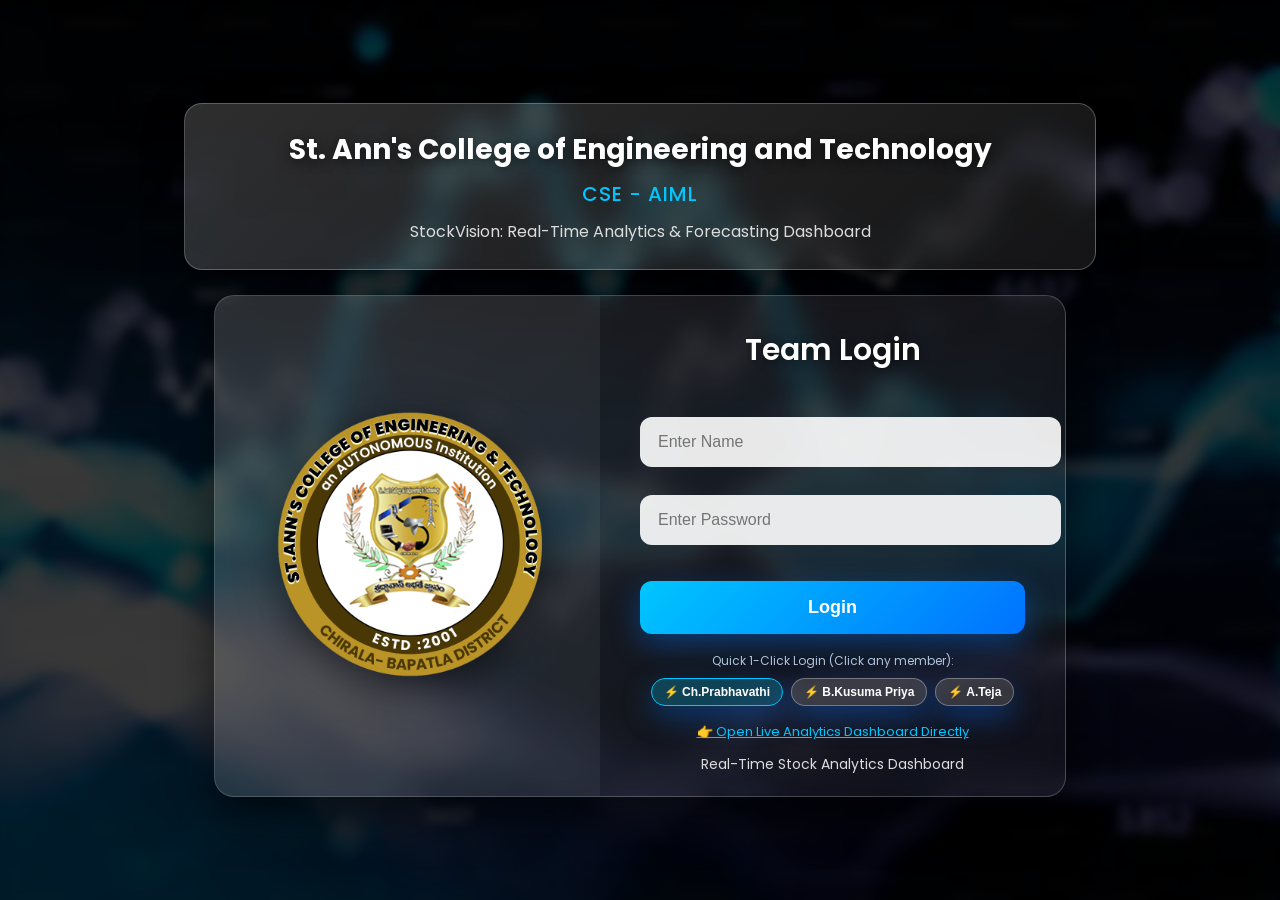
<file: index.html>
<!DOCTYPE html>
<html lang="en">
<head>
    <meta charset="UTF-8">
    <meta name="viewport" content="width=device-width, initial-scale=1.0">
    <title>StockVision - Real-Time Analytics & Forecasting Dashboard</title>
    <link rel="stylesheet" href="login.css">
</head>
<body>

<div class="overlay"></div>

<!-- Top Info Card -->
<div class="info-card">
    <h1>St. Ann's College of Engineering and Technology</h1>
    <h2>CSE - AIML</h2>
    <p>StockVision: Real-Time Analytics & Forecasting Dashboard</p>
</div>

<!-- Login Card -->
<div class="login-container">

    <!-- Left panel: logo -->
    <div class="login-left">
        <img src="logo-final.png" class="logo" alt="College Logo">
    </div>

    <!-- Right panel: login form -->
    <div class="login-right">
        <h2 class="team-login">Team Login</h2>

        <input type="text" id="username" placeholder="Enter Name">
        <input type="password" id="password" placeholder="Enter Password">

        <button onclick="validateUser()">Login</button>

        <!-- Quick 1-Click Auto-Login Chips -->
        <div style="margin-top: 18px; display: flex; flex-direction: column; gap: 8px;">
            <span style="font-size: 12px; color: #b0c4de;">Quick 1-Click Login (Click any member):</span>
            <div style="display: flex; gap: 8px; justify-content: center; flex-wrap: wrap;">
                <button type="button" onclick="quickLogin('Ch.Prabhavathi', '@4211')" style="padding: 6px 12px; font-size: 12px; width: auto; margin: 0; background: rgba(0, 198, 255, 0.25); border: 1px solid #00c6ff; border-radius: 20px; color: #fff; cursor: pointer;">⚡ Ch.Prabhavathi</button>
                <button type="button" onclick="quickLogin('B.Kusuma Priya', '@4203')" style="padding: 6px 12px; font-size: 12px; width: auto; margin: 0; background: rgba(255, 255, 255, 0.15); border: 1px solid rgba(255, 255, 255, 0.3); border-radius: 20px; color: #fff; cursor: pointer;">⚡ B.Kusuma Priya</button>
                <button type="button" onclick="quickLogin('A.Teja', '@2303')" style="padding: 6px 12px; font-size: 12px; width: auto; margin: 0; background: rgba(255, 255, 255, 0.15); border: 1px solid rgba(255, 255, 255, 0.3); border-radius: 20px; color: #fff; cursor: pointer;">⚡ A.Teja</button>
            </div>
            <a href="dashboard.html" style="color: #00c6ff; font-size: 13px; margin-top: 8px; text-decoration: underline;">
                👉 Open Live Analytics Dashboard Directly
            </a>
        </div>

        <p class="note" style="margin-top: 12px;">Real-Time Stock Analytics Dashboard</p>
    </div>

</div>

<script src="login.js"></script>
</body>
</html>
</file>
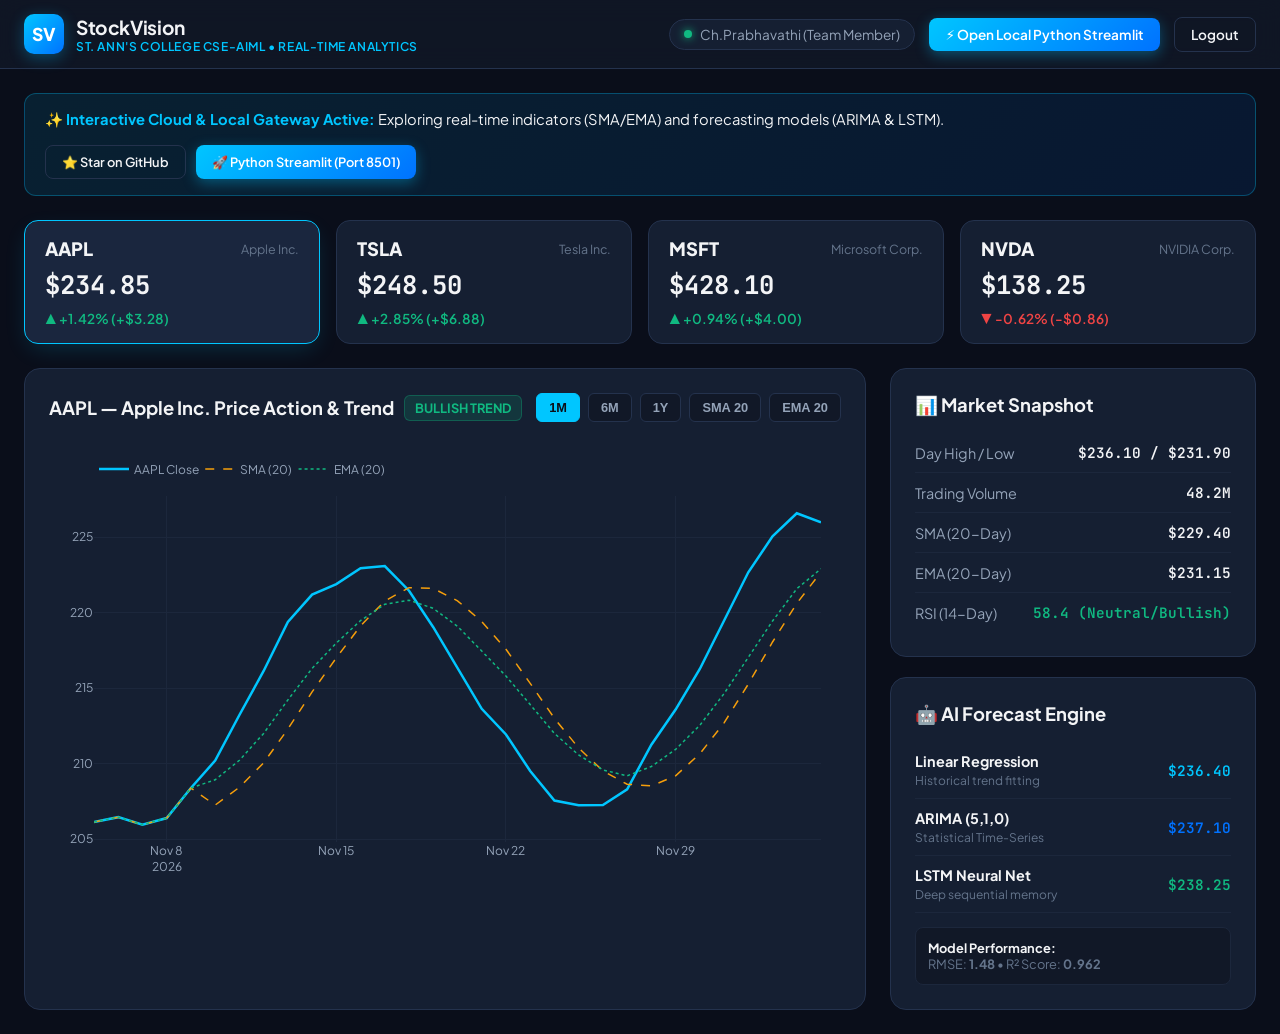
<file: dashboard.html>
<!DOCTYPE html>
<html lang="en">
<head>
  <meta charset="UTF-8">
  <meta name="viewport" content="width=device-width, initial-scale=1.0">
  <title>StockVision — Real-Time Stock Analytics & Forecasting</title>
  <link rel="preconnect" href="https://fonts.googleapis.com">
  <link rel="preconnect" href="https://fonts.gstatic.com" crossorigin>
  <link href="https://fonts.googleapis.com/css2?family=Plus+Jakarta+Sans:wght@400;500;600;700;800&family=JetBrains+Mono:wght@400;500;600&display=swap" rel="stylesheet">
  <script src="https://cdn.plot.ly/plotly-2.35.2.min.js" charset="utf-8"></script>
  <style>
    :root {
      --bg: #0A0E1A;
      --bg-surface: #111827;
      --bg-card: #151F32;
      --bg-card-hover: #1A263E;
      --border: #24324D;
      --border-subtle: #1C273C;
      --text: #F3F4F6;
      --text-muted: #94A3B8;
      --text-dim: #64748B;
      --accent: #00C6FF;
      --accent-secondary: #0072FF;
      --success: #10B981;
      --danger: #EF4444;
      --font-sans: 'Plus Jakarta Sans', system-ui, sans-serif;
      --font-mono: 'JetBrains Mono', monospace;
    }

    * { box-sizing: border-box; margin: 0; padding: 0; }

    body {
      background-color: var(--bg);
      color: var(--text);
      font-family: var(--font-sans);
      min-height: 100vh;
      display: flex;
      flex-direction: column;
    }

    /* Top Navigation */
    header.site-header {
      background: rgba(17, 24, 39, 0.85);
      backdrop-filter: blur(12px);
      border-bottom: 1px solid var(--border);
      position: sticky;
      top: 0;
      z-index: 100;
    }

    .nav-inner {
      max-width: 1300px;
      margin: 0 auto;
      padding: 14px 24px;
      display: flex;
      align-items: center;
      justify-content: space-between;
    }

    .brand-wrap {
      display: flex;
      align-items: center;
      gap: 12px;
    }

    .brand-logo {
      width: 40px;
      height: 40px;
      border-radius: 10px;
      background: linear-gradient(135deg, var(--accent), var(--accent-secondary));
      display: flex;
      align-items: center;
      justify-content: center;
      font-weight: 800;
      font-size: 1.1rem;
      color: #FFF;
      box-shadow: 0 4px 15px rgba(0, 198, 255, 0.3);
    }

    .brand-title {
      font-size: 1.2rem;
      font-weight: 700;
      letter-spacing: -0.02em;
    }

    .brand-subtitle {
      font-size: 0.75rem;
      color: var(--accent);
      font-weight: 600;
      text-transform: uppercase;
      letter-spacing: 0.05em;
    }

    .nav-user {
      display: flex;
      align-items: center;
      gap: 14px;
    }

    .user-badge {
      display: flex;
      align-items: center;
      gap: 8px;
      background: var(--bg-card);
      border: 1px solid var(--border);
      padding: 6px 14px;
      border-radius: 20px;
      font-size: 0.85rem;
      color: var(--text-muted);
    }

    .user-dot {
      width: 8px;
      height: 8px;
      background: var(--success);
      border-radius: 50%;
      box-shadow: 0 0 8px var(--success);
    }

    .btn {
      padding: 8px 16px;
      border-radius: 8px;
      font-size: 0.85rem;
      font-weight: 600;
      text-decoration: none;
      cursor: pointer;
      display: inline-flex;
      align-items: center;
      gap: 6px;
      transition: all 0.2s ease;
      border: none;
    }

    .btn-primary {
      background: linear-gradient(135deg, var(--accent), var(--accent-secondary));
      color: #FFF;
      box-shadow: 0 4px 14px rgba(0, 198, 255, 0.35);
    }

    .btn-primary:hover {
      transform: translateY(-1px);
      box-shadow: 0 6px 20px rgba(0, 198, 255, 0.5);
    }

    .btn-outline {
      background: transparent;
      color: var(--text);
      border: 1px solid var(--border);
    }

    .btn-outline:hover {
      background: var(--bg-card-hover);
      border-color: var(--accent);
    }

    /* Main Container */
    main.container {
      max-width: 1300px;
      margin: 0 auto;
      padding: 24px;
      width: 100%;
      flex: 1;
      display: flex;
      flex-direction: column;
      gap: 24px;
    }

    /* Live Tickers Grid */
    .tickers-grid {
      display: grid;
      grid-template-columns: repeat(auto-fit, minmax(230px, 1fr));
      gap: 16px;
    }

    .ticker-card {
      background: var(--bg-card);
      border: 1px solid var(--border);
      border-radius: 14px;
      padding: 16px 20px;
      display: flex;
      flex-direction: column;
      gap: 8px;
      cursor: pointer;
      transition: all 0.25s ease;
    }

    .ticker-card:hover, .ticker-card.active {
      border-color: var(--accent);
      background: var(--bg-card-hover);
      box-shadow: 0 8px 24px -6px rgba(0, 198, 255, 0.2);
    }

    .ticker-header {
      display: flex;
      justify-content: space-between;
      align-items: center;
    }

    .ticker-symbol {
      font-weight: 800;
      font-size: 1.15rem;
    }

    .ticker-name {
      font-size: 0.78rem;
      color: var(--text-dim);
    }

    .ticker-price {
      font-size: 1.6rem;
      font-weight: 700;
      font-family: var(--font-mono);
    }

    .ticker-change {
      font-size: 0.85rem;
      font-weight: 600;
      display: inline-flex;
      align-items: center;
      gap: 4px;
    }

    .change-up { color: var(--success); }
    .change-down { color: var(--danger); }

    /* Main Dashboard Grid */
    .dashboard-layout {
      display: grid;
      grid-template-columns: 2.3fr 1fr;
      gap: 24px;
    }

    @media (max-width: 1024px) {
      .dashboard-layout {
        grid-template-columns: 1fr;
      }
    }

    .card {
      background: var(--bg-card);
      border: 1px solid var(--border);
      border-radius: 16px;
      padding: 24px;
    }

    .card-header {
      display: flex;
      justify-content: space-between;
      align-items: center;
      margin-bottom: 20px;
      flex-wrap: wrap;
      gap: 12px;
    }

    .card-title {
      font-size: 1.15rem;
      font-weight: 700;
      display: flex;
      align-items: center;
      gap: 10px;
    }

    .chart-controls {
      display: flex;
      align-items: center;
      gap: 8px;
    }

    .pill-btn {
      padding: 6px 12px;
      border-radius: 6px;
      background: var(--bg-surface);
      border: 1px solid var(--border);
      color: var(--text-muted);
      font-size: 0.8rem;
      font-weight: 600;
      cursor: pointer;
      transition: all 0.2s;
    }

    .pill-btn.active, .pill-btn:hover {
      background: var(--accent);
      color: #0B0F19;
      border-color: var(--accent);
    }

    #stockChart {
      width: 100%;
      height: 440px;
    }

    /* Right Sidebar / Models & Indicators */
    .sidebar-cards {
      display: flex;
      flex-direction: column;
      gap: 20px;
    }

    .stat-row {
      display: flex;
      justify-content: space-between;
      align-items: center;
      padding: 10px 0;
      border-bottom: 1px solid var(--border-subtle);
      font-size: 0.9rem;
    }

    .stat-row:last-child { border-bottom: none; }

    .stat-label { color: var(--text-muted); }
    .stat-value { font-weight: 600; font-family: var(--font-mono); }

    .forecast-badge {
      display: inline-block;
      padding: 4px 10px;
      border-radius: 6px;
      font-size: 0.8rem;
      font-weight: 700;
      background: rgba(16, 185, 129, 0.15);
      color: var(--success);
      border: 1px solid rgba(16, 185, 129, 0.3);
    }

    /* Backend Connection Notice */
    .backend-banner {
      background: linear-gradient(135deg, rgba(0, 198, 255, 0.1), rgba(0, 114, 255, 0.1));
      border: 1px solid rgba(0, 198, 255, 0.3);
      border-radius: 12px;
      padding: 16px 20px;
      display: flex;
      align-items: center;
      justify-content: space-between;
      gap: 16px;
      flex-wrap: wrap;
    }

    .banner-text {
      font-size: 0.92rem;
    }

    .banner-text strong {
      color: var(--accent);
    }
  </style>
</head>
<body>

  <header class="site-header">
    <div class="nav-inner">
      <div class="brand-wrap">
        <div class="brand-logo">SV</div>
        <div>
          <div class="brand-title">StockVision</div>
          <div class="brand-subtitle">St. Ann's College CSE-AIML • Real-Time Analytics</div>
        </div>
      </div>

      <div class="nav-user">
        <div class="user-badge">
          <span class="user-dot"></span>
          <span id="loggedInUser">Ch.Prabhavathi (Verified)</span>
        </div>
        <a href="http://localhost:8501" target="_blank" class="btn btn-primary" title="Launch Streamlit Backend on Port 8501">
          ⚡ Open Local Python Streamlit
        </a>
        <a href="index.html" class="btn btn-outline">
          Logout
        </a>
      </div>
    </div>
  </header>

  <main class="container">
    
    <!-- Backend Status Banner -->
    <div class="backend-banner">
      <div class="banner-text">
        ✨ <strong>Interactive Cloud & Local Gateway Active:</strong> Exploring real-time indicators (SMA/EMA) and forecasting models (ARIMA &amp; LSTM).
      </div>
      <div style="display: flex; gap: 10px;">
        <a href="https://github.com/prabhavathi11-code/StockVision-Real-Time-Analytics-Forecasting-Dashboard" target="_blank" class="btn btn-outline" style="font-size: 0.8rem;">
          ⭐ Star on GitHub
        </a>
        <a href="http://localhost:8501" target="_blank" class="btn btn-primary" style="font-size: 0.8rem;">
          🚀 Python Streamlit (Port 8501)
        </a>
      </div>
    </div>

    <!-- Ticker Cards -->
    <div class="tickers-grid">
      <div class="ticker-card active" onclick="selectStock('AAPL')">
        <div class="ticker-header">
          <span class="ticker-symbol">AAPL</span>
          <span class="ticker-name">Apple Inc.</span>
        </div>
        <div class="ticker-price" id="price-AAPL">$234.85</div>
        <div class="ticker-change change-up">▲ +1.42% (+$3.28)</div>
      </div>

      <div class="ticker-card" onclick="selectStock('TSLA')">
        <div class="ticker-header">
          <span class="ticker-symbol">TSLA</span>
          <span class="ticker-name">Tesla Inc.</span>
        </div>
        <div class="ticker-price" id="price-TSLA">$248.50</div>
        <div class="ticker-change change-up">▲ +2.85% (+$6.88)</div>
      </div>

      <div class="ticker-card" onclick="selectStock('MSFT')">
        <div class="ticker-header">
          <span class="ticker-symbol">MSFT</span>
          <span class="ticker-name">Microsoft Corp.</span>
        </div>
        <div class="ticker-price" id="price-MSFT">$428.10</div>
        <div class="ticker-change change-up">▲ +0.94% (+$4.00)</div>
      </div>

      <div class="ticker-card" onclick="selectStock('NVDA')">
        <div class="ticker-header">
          <span class="ticker-symbol">NVDA</span>
          <span class="ticker-name">NVIDIA Corp.</span>
        </div>
        <div class="ticker-price" id="price-NVDA">$138.25</div>
        <div class="ticker-change change-down">▼ -0.62% (-$0.86)</div>
      </div>
    </div>

    <!-- Main Dashboard Grid -->
    <div class="dashboard-layout">
      <!-- Main Chart Card -->
      <div class="card">
        <div class="card-header">
          <div class="card-title">
            <span id="chartTitle">AAPL — Apple Inc. Price Action &amp; Trend</span>
            <span class="forecast-badge" id="trendBadge">BULLISH TREND</span>
          </div>

          <div class="chart-controls">
            <button class="pill-btn active" onclick="setTimeframe('1M')">1M</button>
            <button class="pill-btn" onclick="setTimeframe('6M')">6M</button>
            <button class="pill-btn" onclick="setTimeframe('1Y')">1Y</button>
            <button class="pill-btn" onclick="toggleIndicator('SMA')">SMA 20</button>
            <button class="pill-btn" onclick="toggleIndicator('EMA')">EMA 20</button>
          </div>
        </div>

        <div id="stockChart"></div>
      </div>

      <!-- Right Analytics & Model Cards -->
      <div class="sidebar-cards">
        <!-- Technical Summary -->
        <div class="card">
          <div class="card-title" style="margin-bottom: 16px;">
            📊 Market Snapshot
          </div>
          <div class="stat-row">
            <span class="stat-label">Day High / Low</span>
            <span class="stat-value" id="dayHighLow">$236.10 / $231.90</span>
          </div>
          <div class="stat-row">
            <span class="stat-label">Trading Volume</span>
            <span class="stat-value" id="tradeVolume">48.2M</span>
          </div>
          <div class="stat-row">
            <span class="stat-label">SMA (20-Day)</span>
            <span class="stat-value" id="valSMA">$229.40</span>
          </div>
          <div class="stat-row">
            <span class="stat-label">EMA (20-Day)</span>
            <span class="stat-value" id="valEMA">$231.15</span>
          </div>
          <div class="stat-row">
            <span class="stat-label">RSI (14-Day)</span>
            <span class="stat-value" style="color: var(--success);">58.4 (Neutral/Bullish)</span>
          </div>
        </div>

        <!-- Forecasting Models Performance -->
        <div class="card">
          <div class="card-title" style="margin-bottom: 16px;">
            🤖 AI Forecast Engine
          </div>

          <div class="stat-row">
            <div>
              <strong>Linear Regression</strong><br>
              <span style="font-size: 0.75rem; color: var(--text-dim);">Historical trend fitting</span>
            </div>
            <span class="stat-value" style="color: var(--accent);">$236.40</span>
          </div>

          <div class="stat-row">
            <div>
              <strong>ARIMA (5,1,0)</strong><br>
              <span style="font-size: 0.75rem; color: var(--text-dim);">Statistical Time-Series</span>
            </div>
            <span class="stat-value" style="color: var(--accent-secondary);">$237.10</span>
          </div>

          <div class="stat-row">
            <div>
              <strong>LSTM Neural Net</strong><br>
              <span style="font-size: 0.75rem; color: var(--text-dim);">Deep sequential memory</span>
            </div>
            <span class="stat-value" style="color: var(--success);">$238.25</span>
          </div>

          <div style="margin-top: 14px; padding: 12px; background: var(--bg-surface); border-radius: 8px; font-size: 0.8rem; border: 1px solid var(--border-subtle);">
            <strong>Model Performance:</strong><br>
            <span style="color: var(--text-dim);">RMSE: <strong>1.48</strong> • R² Score: <strong>0.962</strong></span>
          </div>
        </div>
      </div>
    </div>
  </main>

  <script>
    // Saved user session
    const user = localStorage.getItem('stockvision_user') || 'Ch.Prabhavathi';
    document.getElementById('loggedInUser').textContent = user + ' (Team Member)';

    let currentStock = 'AAPL';
    let showSMA = true;
    let showEMA = true;

    const stockData = {
      'AAPL': {
        name: 'Apple Inc.',
        base: 234.85,
        high: 236.10,
        low: 231.90,
        volume: '48.2M',
        sma: 229.40,
        ema: 231.15
      },
      'TSLA': {
        name: 'Tesla Inc.',
        base: 248.50,
        high: 251.20,
        low: 242.00,
        volume: '82.6M',
        sma: 238.10,
        ema: 242.80
      },
      'MSFT': {
        name: 'Microsoft Corp.',
        base: 428.10,
        high: 430.40,
        low: 425.50,
        volume: '22.1M',
        sma: 421.30,
        ema: 424.90
      },
      'NVDA': {
        name: 'NVIDIA Corp.',
        base: 138.25,
        high: 140.00,
        low: 136.50,
        volume: '95.4M',
        sma: 132.80,
        ema: 135.20
      }
    };

    function generateChartData(stockKey) {
      const dates = [];
      const prices = [];
      const sma = [];
      const ema = [];
      const now = new Date();
      let price = stockData[stockKey].base * 0.88;

      for (let i = 30; i >= 0; i--) {
        const d = new Date(now);
        d.setDate(d.getDate() - i);
        dates.push(d.toISOString().split('T')[0]);
        price = price + (Math.sin(i / 3) * 2.5) + (Math.random() * 2 - 0.8);
        prices.push(parseFloat(price.toFixed(2)));
      }

      // Compute SMA & EMA
      for (let i = 0; i < prices.length; i++) {
        if (i < 5) {
          sma.push(prices[i]);
          ema.push(prices[i]);
        } else {
          const slice = prices.slice(i - 5, i + 1);
          const avg = slice.reduce((a, b) => a + b, 0) / slice.length;
          sma.push(parseFloat(avg.toFixed(2)));
          ema.push(parseFloat((prices[i] * 0.3 + ema[i - 1] * 0.7).toFixed(2)));
        }
      }

      return { dates, prices, sma, ema };
    }

    function renderChart() {
      const d = generateChartData(currentStock);

      const traces = [
        {
          x: d.dates,
          y: d.prices,
          type: 'scatter',
          mode: 'lines',
          name: `${currentStock} Close`,
          line: { color: '#00C6FF', width: 2.5 }
        }
      ];

      if (showSMA) {
        traces.push({
          x: d.dates,
          y: d.sma,
          type: 'scatter',
          mode: 'lines',
          name: 'SMA (20)',
          line: { color: '#F59E0B', width: 1.5, dash: 'dash' }
        });
      }

      if (showEMA) {
        traces.push({
          x: d.dates,
          y: d.ema,
          type: 'scatter',
          mode: 'lines',
          name: 'EMA (20)',
          line: { color: '#10B981', width: 1.5, dash: 'dot' }
        });
      }

      const layout = {
        paper_bgcolor: 'transparent',
        plot_bgcolor: 'transparent',
        margin: { l: 45, r: 20, t: 20, b: 40 },
        font: { family: 'Plus Jakarta Sans', color: '#94A3B8' },
        xaxis: {
          gridcolor: '#1C273C',
          showgrid: true
        },
        yaxis: {
          gridcolor: '#1C273C',
          showgrid: true
        },
        legend: {
          orientation: 'h',
          y: 1.12,
          x: 0
        }
      };

      Plotly.newPlot('stockChart', traces, layout, { responsive: true, displayModeBar: false });
    }

    function selectStock(sym) {
      currentStock = sym;
      document.querySelectorAll('.ticker-card').forEach(c => c.classList.remove('active'));
      event.currentTarget.classList.add('active');

      const s = stockData[sym];
      document.getElementById('chartTitle').textContent = `${sym} — ${s.name} Price Action & Trend`;
      document.getElementById('dayHighLow').textContent = `$${s.high.toFixed(2)} / $${s.low.toFixed(2)}`;
      document.getElementById('tradeVolume').textContent = s.volume;
      document.getElementById('valSMA').textContent = `$${s.sma.toFixed(2)}`;
      document.getElementById('valEMA').textContent = `$${s.ema.toFixed(2)}`;

      renderChart();
    }

    function toggleIndicator(type) {
      if (type === 'SMA') showSMA = !showSMA;
      if (type === 'EMA') showEMA = !showEMA;
      event.currentTarget.classList.toggle('active');
      renderChart();
    }

    function setTimeframe(tf) {
      document.querySelectorAll('.chart-controls .pill-btn').forEach(b => {
        if (['1M', '6M', '1Y'].includes(b.textContent)) b.classList.remove('active');
      });
      event.currentTarget.classList.add('active');
      renderChart();
    }

    renderChart();
  </script>
</body>
</html>
</file>
<file: login.css>
@import url("https://fonts.googleapis.com/css2?family=Poppins:wght@300;400;500;600;700&display=swap");

body {
    margin: 0;
    padding: 0;
    height: 100vh;
    font-family: "Poppins", sans-serif;
    background: linear-gradient(
        rgba(0, 0, 0, 0.6),
        rgba(0, 0, 0, 0.6)
    ),
    url("background.jpeg") no-repeat center center / cover;
    display: flex;
    flex-direction: column;
    justify-content: center;
    align-items: center;
}

/* Dark overlay */
.overlay {
    position: fixed;
    inset: 0;
    background: rgba(0, 0, 0, 0.45);
    backdrop-filter: blur(4px);
    z-index: 1;
}

/* =======================
   TOP INFO CARD
======================= */
.info-card {
    position: relative;
    z-index: 2;
    width: 850px;
    padding: 25px 30px;
    margin-bottom: 25px;
    text-align: center;

    background: linear-gradient(
        135deg,
        rgba(255, 255, 255, 0.18),
        rgba(255, 255, 255, 0.08)
    );
    backdrop-filter: blur(14px);
    border-radius: 18px;
    border: 1px solid rgba(255, 255, 255, 0.25);
    box-shadow: 0 15px 40px rgba(0, 0, 0, 0.45);
}

.info-card h1 {
    margin: 0;
    font-size: 28px;
    font-weight: 700;
    color: #ffffff;
    text-shadow: 0 3px 12px rgba(0,0,0,0.6);
}

.info-card h2 {
    margin: 8px 0;
    font-size: 20px;
    font-weight: 500;
    color: #00c6ff;
    letter-spacing: 1px;
}

.info-card p {
    margin: 10px 0 0;
    font-size: 16px;
    font-weight: 400;
    color: #e6e6e6;
    opacity: 0.95;
}

/* =======================
   LOGIN CARD
======================= */
.login-container {
    position: relative;
    z-index: 2;
    display: flex;
    width: 850px;
    height: 500px;
    border-radius: 20px;
    overflow: hidden;

    background: linear-gradient(
        135deg,
        rgba(255, 255, 255, 0.12),
        rgba(255, 255, 255, 0.05)
    );
    backdrop-filter: blur(12px);
    border: 1px solid rgba(255, 255, 255, 0.2);
    box-shadow: 0 20px 45px rgba(0, 0, 0, 0.55);
}

/* Left panel */
.login-left {
    flex: 1;
    background: rgba(255, 255, 255, 0.05);
    display: flex;
    justify-content: center;
    align-items: center;
}

.logo {
    width: 300px;
    filter: drop-shadow(0 10px 20px rgba(0,0,0,0.5));
    transition: transform 0.3s ease;
}

.logo:hover {
    transform: scale(1.05);
}

/* Right panel */
.login-right {
    flex: 1;
    padding: 50px 40px;
    display: flex;
    flex-direction: column;
    justify-content: center;
    text-align: center;
}

.team-login {
    color: #ffffff;
    font-size: 30px;
    font-weight: 600;
    margin-bottom: 30px;
    text-shadow: 0 2px 10px rgba(0,0,0,0.5);
}

/* Inputs */
input {
    width: 100%;
    padding: 16px 18px;
    margin: 14px 0;
    border-radius: 12px;
    border: none;
    outline: none;
    font-size: 16px;
    background: rgba(255, 255, 255, 0.9);
    color: #333;
}

input:focus {
    box-shadow: 0 0 0 2px rgba(0, 198, 255, 0.6);
}

/* Button */
button {
    width: 100%;
    padding: 16px;
    margin-top: 22px;
    border-radius: 12px;
    border: none;
    background: linear-gradient(135deg, #00c6ff, #0072ff);
    color: #fff;
    font-size: 18px;
    font-weight: 600;
    cursor: pointer;
    box-shadow: 0 10px 30px rgba(0, 114, 255, 0.4);
}

button:hover {
    transform: translateY(-2px);
}

/* Note */
.note {
    margin-top: 20px;
    font-size: 14px;
    color: #dcdcdc;
}

/* =======================
   RESPONSIVE
======================= */
@media (max-width: 1024px) {
    .info-card,
    .login-container {
        width: 90%;
    }

    .login-container {
        flex-direction: column;
        height: auto;
    }

    .logo {
        width: 220px;
    }

    .team-login {
        font-size: 26px;
    }
}
</file>
